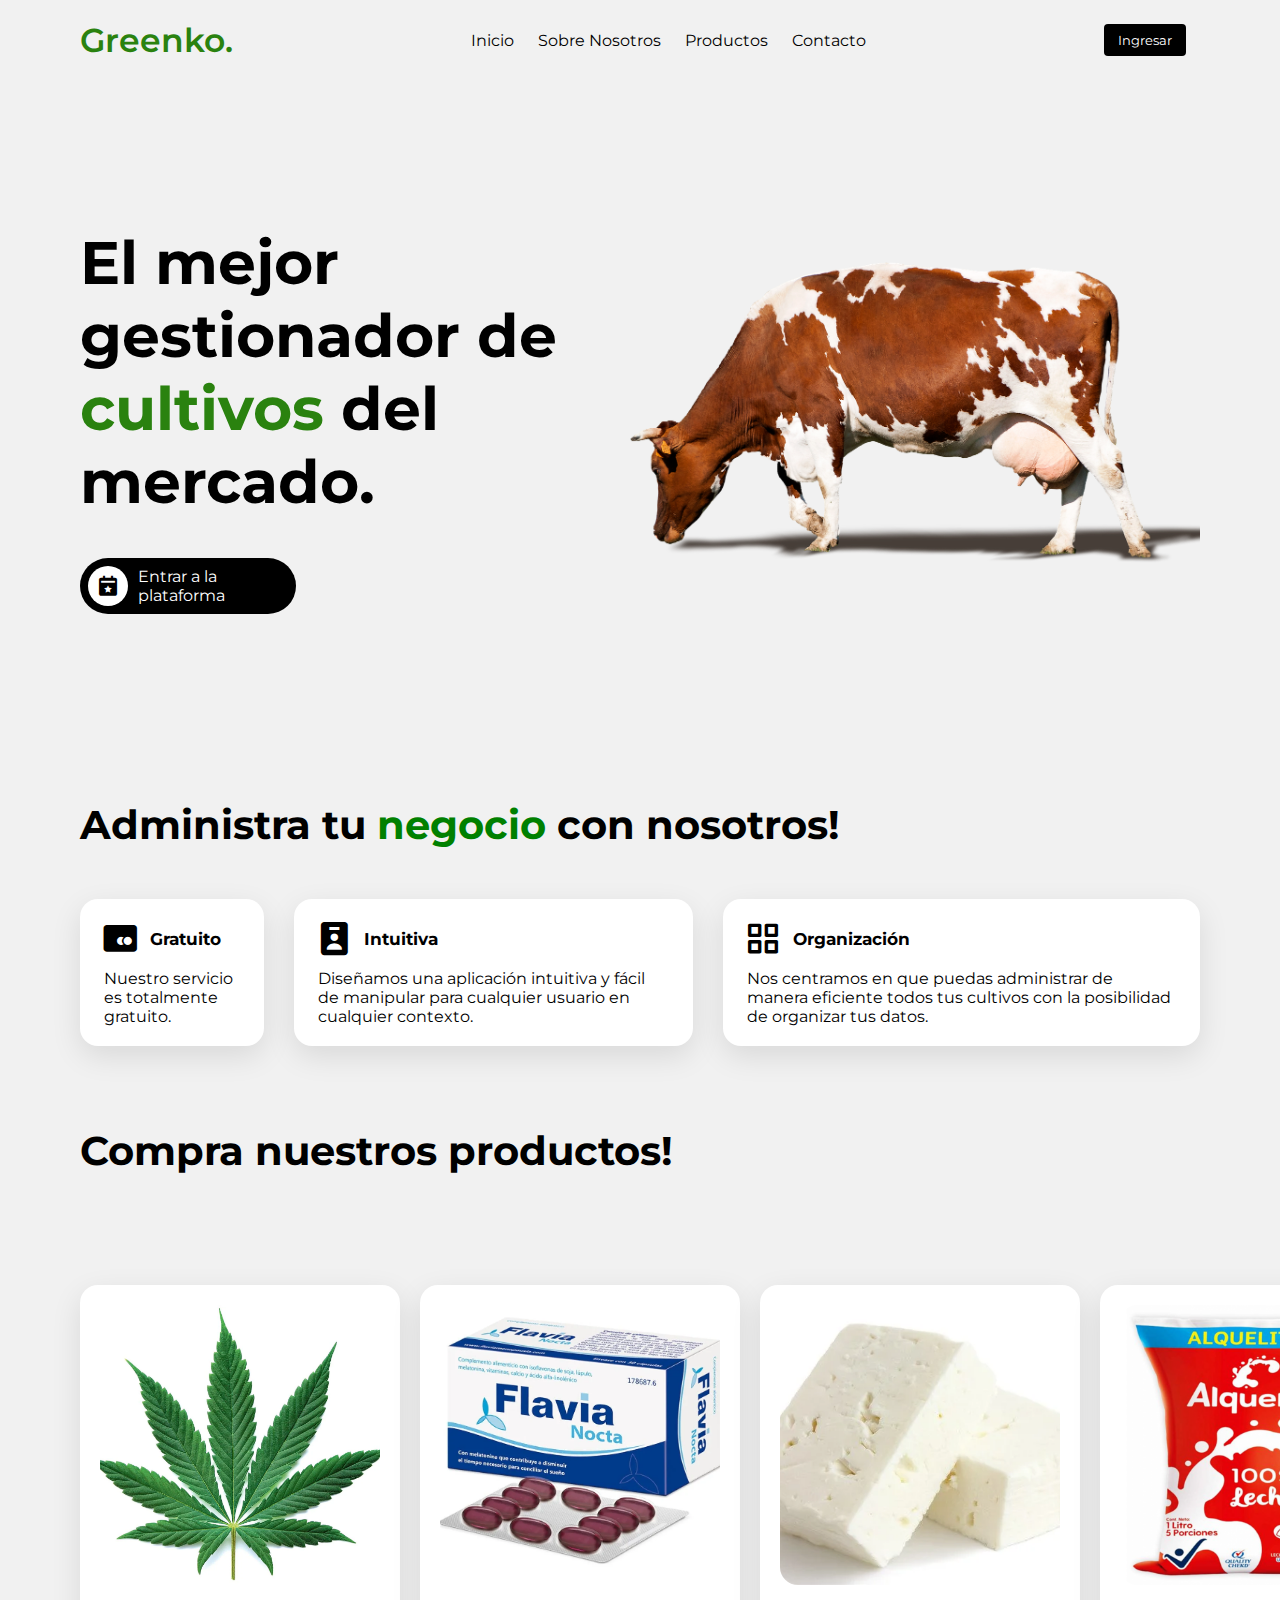
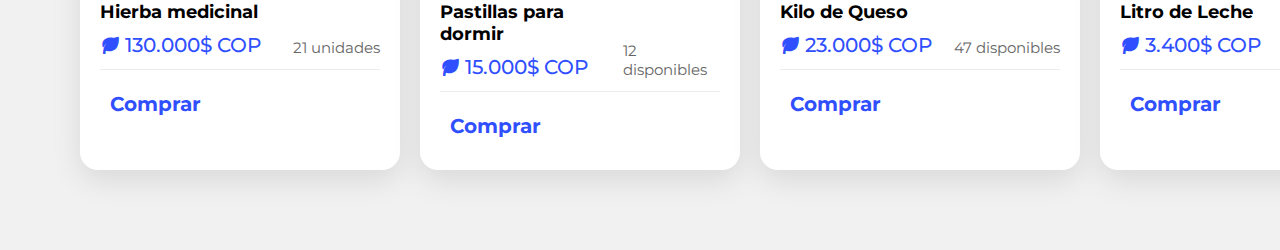
<file: index.html>
<!DOCTYPE html>
<html lang="es">
<head>
    <meta charset="UTF-8">
    <meta name="viewport" content="width=device-width, initial-scale=1.0">
    <link href='https://unpkg.com/boxicons@2.1.4/css/boxicons.min.css' rel='stylesheet'>
    <link rel="stylesheet" href="style.css">
    <title>Greenko</title>
</head>
<body>
    
    <nav>
        <a href="#" class="logo">Greenko.</a>
        <div class="links">
            <a href="#">Inicio</a>
            <a href="admin.html">Sobre Nosotros</a>
            <a href="#">Productos</a>
            <a href="#">Contacto</a>
        </div>
        <div class="login">
            <form> 
                <button id="login-button" type="submit" class="signup">Ingresar</button> 
            </form>
        </div>
    </nav>

    <header>
        <div class="left">
            <h1>El mejor gestionador de <span>cultivos</span> del mercado.</h1>
            <p class="separator"></p>
            <a id="platform-enter-button" href="#">
                <i class="bx bxs-calendar-star"></i>
                <span>Entrar a la plataforma</span>
            </a>
        </div>
        <img src="res/vaca.png">
    </header>

    <h2 class="separator">
        Administra tu <span style="color: green;">negocio</span> con nosotros! 
    </h2>

    <div class="boxes">
        <div class="item">
            <div class="header">
                <i class='bx bxs-credit-card-alt' ></i>
                <h5>Gratuito</h5>
            </div>
            <p>Nuestro servicio es totalmente gratuito.</p>
        </div>
        <div class="item">
            <div class="header">
                <i class='bx bxs-user-badge'></i>
                <h5>Intuitiva</h5>
            </div>
            <p>Diseñamos una aplicación intuitiva y fácil de manipular para cualquier usuario en cualquier contexto.</p>
        </div>
        <div class="item">
            <div class="header">
                <i class='bx bx-grid-alt'></i>
                <h5>Organización</h5>
            </div>
            <p>Nos centramos en que puedas administrar de manera eficiente todos tus cultivos con la posibilidad de organizar tus datos.</p>
        </div>
    </div>

    <h2 class="separator">Compra nuestros productos!</h2>

    <div class="shop">
        <div class="list">
            <div class="item">
                <img src="res/marihuana.png">
                <div class="info">
                    <div>
                        <h5>Hierba medicinal</h5>
                        <div class="btc">
                            <i class='bx bxs-leaf'></i>
                            <p>130.000$ COP</p>
                        </div>
                    </div>
                    <p>21 unidades</p>
                </div>
                <div class="bid">
                    <a href="#">Comprar</a>
                </div>
            </div>

            <div class="item">
                <img src="res/pastillas.png">
                <div class="info">
                    <div>
                        <h5>Pastillas para dormir</h5>
                        <div class="btc">
                            <i class='bx bxs-leaf'></i>
                            <p>15.000$ COP</p>
                        </div>
                    </div>
                    <p>12 disponibles</p>
                </div>
                <div class="bid">
                    <a href="#">Comprar</a>
                </div>
            </div>

            <div class="item">
                <img src="res/queso.png">
                <div class="info">
                    <div>
                        <h5>Kilo de Queso</h5>
                        <div class="btc">
                            <i class='bx bxs-leaf'></i>
                            <p>23.000$ COP</p>
                        </div>
                    </div>
                    <p>47 disponibles</p>
                </div>
                <div class="bid">
                    <a href="#">Comprar</a>
                </div>
            </div>

            <div class="item">
                <img src="res/leche.jpg">
                <div class="info">
                    <div>
                        <h5>Litro de Leche</h5>
                        <div class="btc">
                            <i class='bx bxs-leaf'></i>
                            <p>3.400$ COP</p>
                        </div>
                    </div>
                    <p>1 noche</p>
                </div>
                <div class="bid">
                    <a href="#">Comprar</a>
                </div>
            </div>
           

            </div>
        </div>
    </div>

    <script>
        // Verificar si el usuario ya está logueado
        const loggedInUser = localStorage.getItem('loggedInUser');

        // Obtener el enlace del botón de "Entrar a la plataforma"
        const platformEnterButton = document.getElementById('platform-enter-button');
        
        // Obtener el botón "Ingresar"
        const loginButton = document.getElementById('login-button');

        // Si el usuario está logueado, redirigir al dashboard, si no, al login
        if (loggedInUser) {
            platformEnterButton.href = 'dashboard.html'; // Redirige al dashboard
            loginButton.href = 'dashboard.html'; // Cambia el botón "Ingresar" a "Entrar a la plataforma"
        } else {
            platformEnterButton.href = 'login.html'; // Redirige al login
            loginButton.href = 'login.html'; // Mantiene el botón "Ingresar"
        }
    </script>

</body>
</html>
</file>
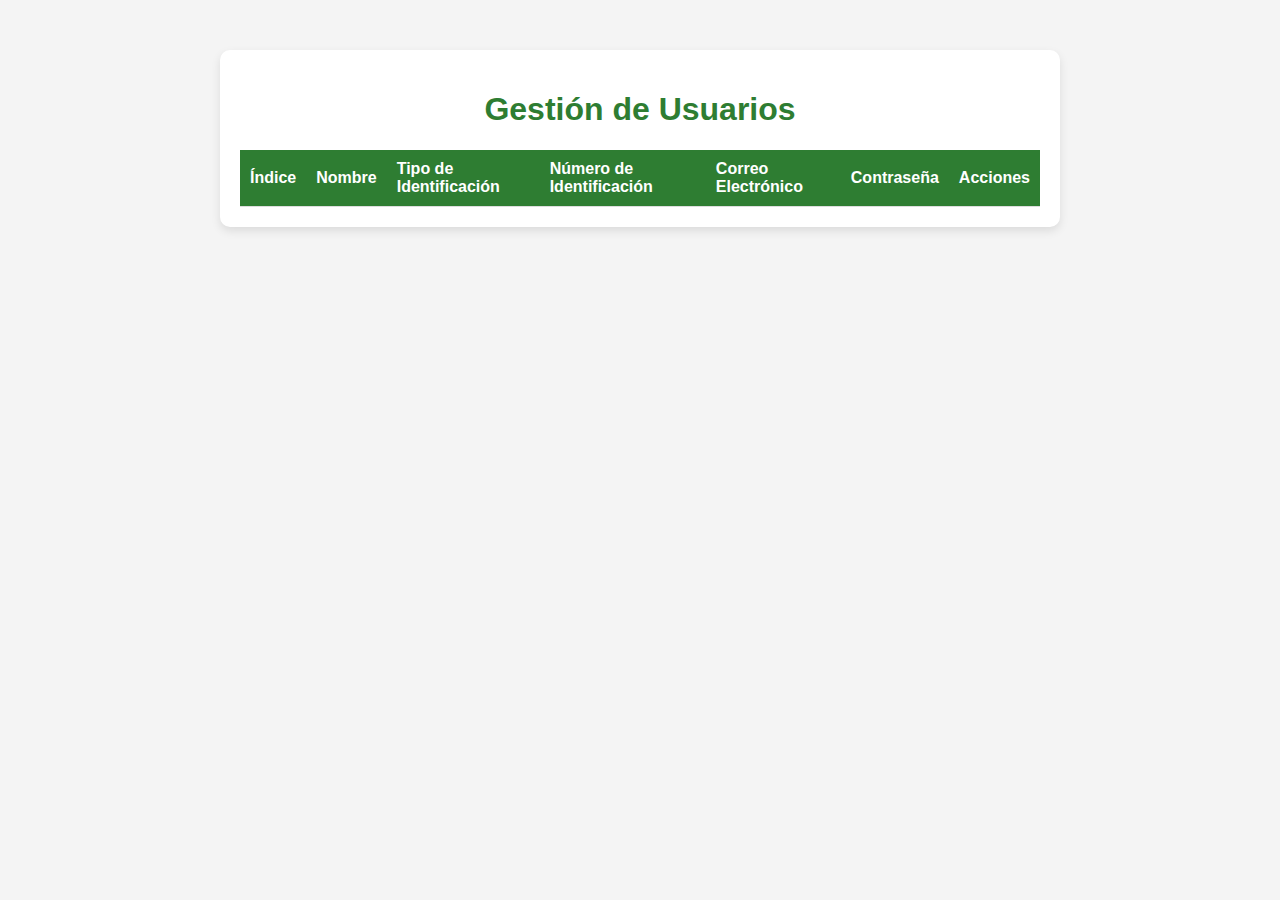
<file: admin.html>
<!DOCTYPE html>
<html lang="es">
<head>
    <meta charset="UTF-8">
    <meta name="viewport" content="width=device-width, initial-scale=1.0">
    <title>Admin - Gestión de Usuarios</title>
    <style>
        body {
            font-family: Arial, sans-serif;
            background-color: #f4f4f4;
            margin: 0;
            padding: 0;
        }
        .container {
            max-width: 800px;
            margin: 50px auto;
            background-color: #fff;
            padding: 20px;
            border-radius: 10px;
            box-shadow: 0 4px 10px rgba(0, 0, 0, 0.1);
        }
        h1 {
            text-align: center;
            color: #2e7d32;
        }
        table {
            width: 100%;
            border-collapse: collapse;
        }
        th, td {
            padding: 10px;
            text-align: left;
            border-bottom: 1px solid #ddd;
        }
        th {
            background-color: #2e7d32;
            color: white;
        }
        .delete-btn {
            background-color: #e53935;
            color: white;
            padding: 5px 10px;
            border: none;
            cursor: pointer;
            border-radius: 5px;
        }
        .delete-btn:hover {
            background-color: #c62828;
        }
    </style>
</head>
<body>
    <div class="container">
        <h1>Gestión de Usuarios</h1>
        <table id="users-table">
            <thead>
                <tr>
                    <th>Índice</th>
                    <th>Nombre</th>
                    <th>Tipo de Identificación</th>
                    <th>Número de Identificación</th>
                    <th>Correo Electrónico</th>
                    <th>Contraseña</th>
                    <th>Acciones</th>
                </tr>
            </thead>
            <tbody>
                <!-- Los usuarios se cargarán aquí -->
            </tbody>
        </table>
    </div>

    <script>
        // Función para cargar los usuarios desde el localStorage
        function loadUsers() {
            const usersTableBody = document.querySelector('#users-table tbody');
            usersTableBody.innerHTML = ''; // Limpiar tabla antes de agregar

            let users = JSON.parse(localStorage.getItem('usuarios')) || [];

            users.forEach((user, index) => {
                const row = document.createElement('tr');

                row.innerHTML = `
                    <td>${index}</td> <!-- Mostrar el índice del usuario -->
                    <td>${user.name}</td>
                    <td>${user.idType}</td>
                    <td>${user.idNumber}</td>
                    <td>${user.email}</td>
                    <td>${user.password}</td> <!-- Mostrar la contraseña -->
                    <td><button class="delete-btn" onclick="deleteUser(${index})">Eliminar</button></td>
                `;
                usersTableBody.appendChild(row);
            });
        }

        // Función para eliminar un usuario
        function deleteUser(index) {
            let users = JSON.parse(localStorage.getItem('usuarios')) || [];
            users.splice(index, 1); // Eliminar el usuario de la lista
            localStorage.setItem('usuarios', JSON.stringify(users)); // Guardar los cambios en el localStorage
            loadUsers(); // Recargar la lista de usuarios
        }

        // Cargar los usuarios cuando la página cargue
        window.onload = loadUsers;
    </script>
</body>

</html>
</file>
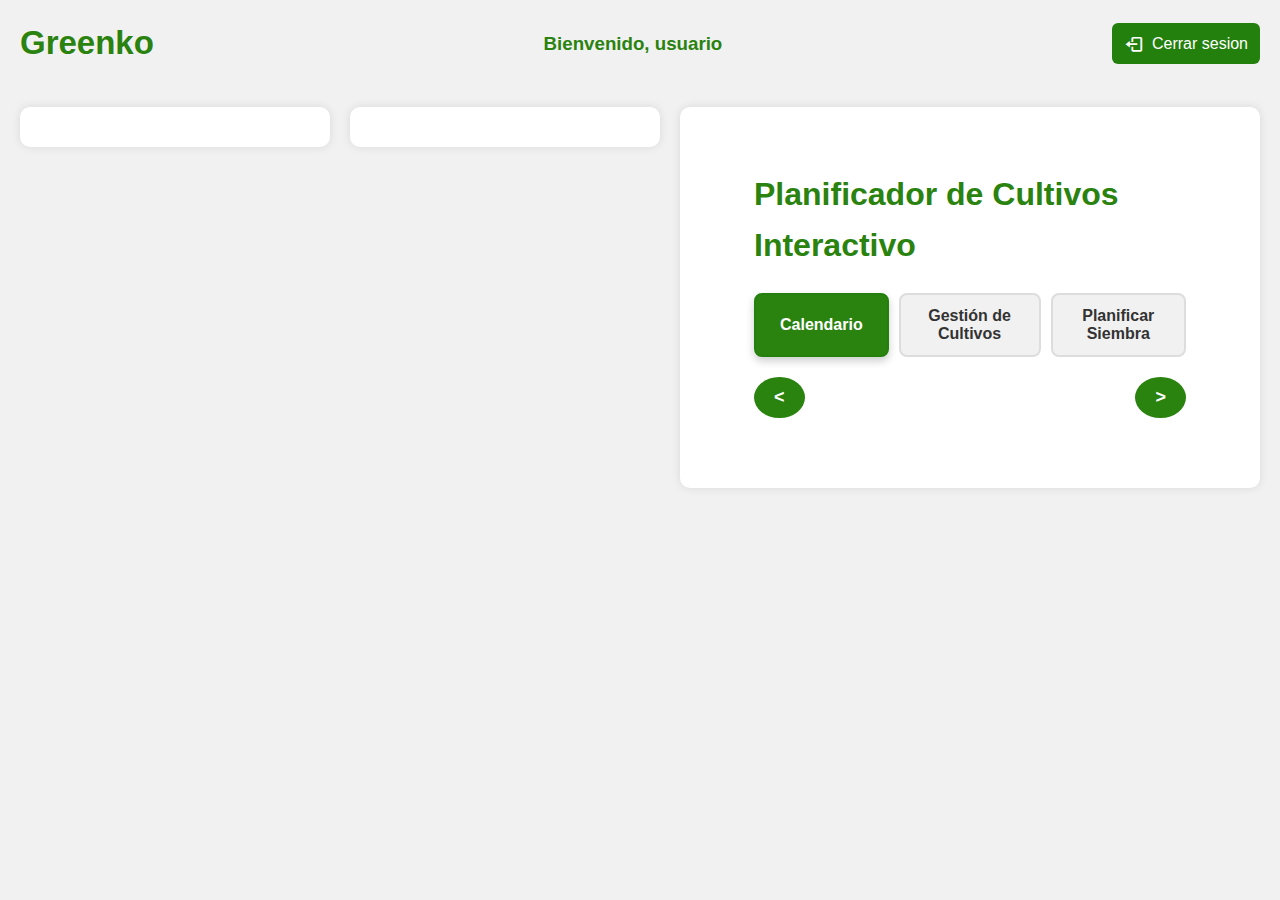
<file: dashboard.html>
<!DOCTYPE html>
<html lang="es">
<head>
    <meta charset="UTF-8">
    <meta name="viewport" content="width=device-width, initial-scale=1.0">
    <title>Planificador de Cultivos Interactivo</title>
    <link rel="stylesheet" href="res/tabla.css"">
    <link href='https://unpkg.com/boxicons@2.1.4/css/boxicons.min.css' rel='stylesheet'>
    <link rel="stylesheet" href="res/styledashboard.css">
    
</head>
<body>

    <header>
        <a href="index.html" class="logo">Greenko</a>
        <h3>Bienvenido, usuario</h3>
        <div class="right">
            <a href="index.html" class="btn-regresar">
                <i class='bx bx-log-out'></i>
                <span>Cerrar sesion</span>
            </a>
        </div>

    </header>
    

    <div class="outer-container">
        <div class="box left-box"></div> <!-- Caja izquierda vacía -->
        
        <div class="box center-box"></div> <!-- Caja del medio vacía -->
    
        <div class="box right-box">
            <div class="container">
                <h1>Planificador de Cultivos Interactivo</h1>
                <div class="tabs">
                    <button class="tab-btn active" data-tab="calendario">Calendario</button>
                    <button class="tab-btn" data-tab="cultivos">Gestión de Cultivos</button>
                    <button class="tab-btn" data-tab="planificar">Planificar Siembra</button>
                </div>
                <div class="tab-content">
                    <div id="calendario" class="tab-pane active">
                        <div id="calendar-container">
                            <div id="calendar-header">
                                <button id="prev-month">&lt;</button>
                                <h2 id="calendar-month-year"></h2>
                                <button id="next-month">&gt;</button>
                            </div>
                            <div id="calendar-body"></div>
                        </div>
                        <div id="event-details"></div>
                    </div>
                    <div id="cultivos" class="tab-pane">
                        <h3>Gestión de Cultivos</h3>
                        <ul id="cultivos-list"></ul>
                        <form id="nuevo-cultivo-form">
                            <input type="text" id="nuevo-cultivo-nombre" placeholder="Nombre del cultivo" required>
                            <button type="submit">Agregar Cultivo</button>
                        </form>
                    </div>
                    <div id="planificar" class="tab-pane">
                        <h3>Planificar Siembra</h3>
                        <form id="planificar-siembra-form">
                            <select id="cultivo-select" required>
                                <option value="">Seleccione un cultivo</option>
                            </select>
                            <input type="number" id="area-siembra" placeholder="Área a sembrar (m²)" required>
                            <input type="date" id="fecha-siembra" required>
                            <input type="file" id="imagen-cultivo" accept="image/*">
                            <button type="submit">Planificar Siembra</button>
                        </form>
                    </div>
                </div>
            </div>
        </div>
    
    </div>
    
    <!-- Modal -->
    <div id="eventModal" class="modal">
        <div class="modal-content">
            <span class="close">&times;</span>
            <h2 id="modalTitle"></h2>
            <div id="modalContent"></div>
        </div>
    </div>
    <script src="res/tabla.js"></script>
</body>
</html>
</file>
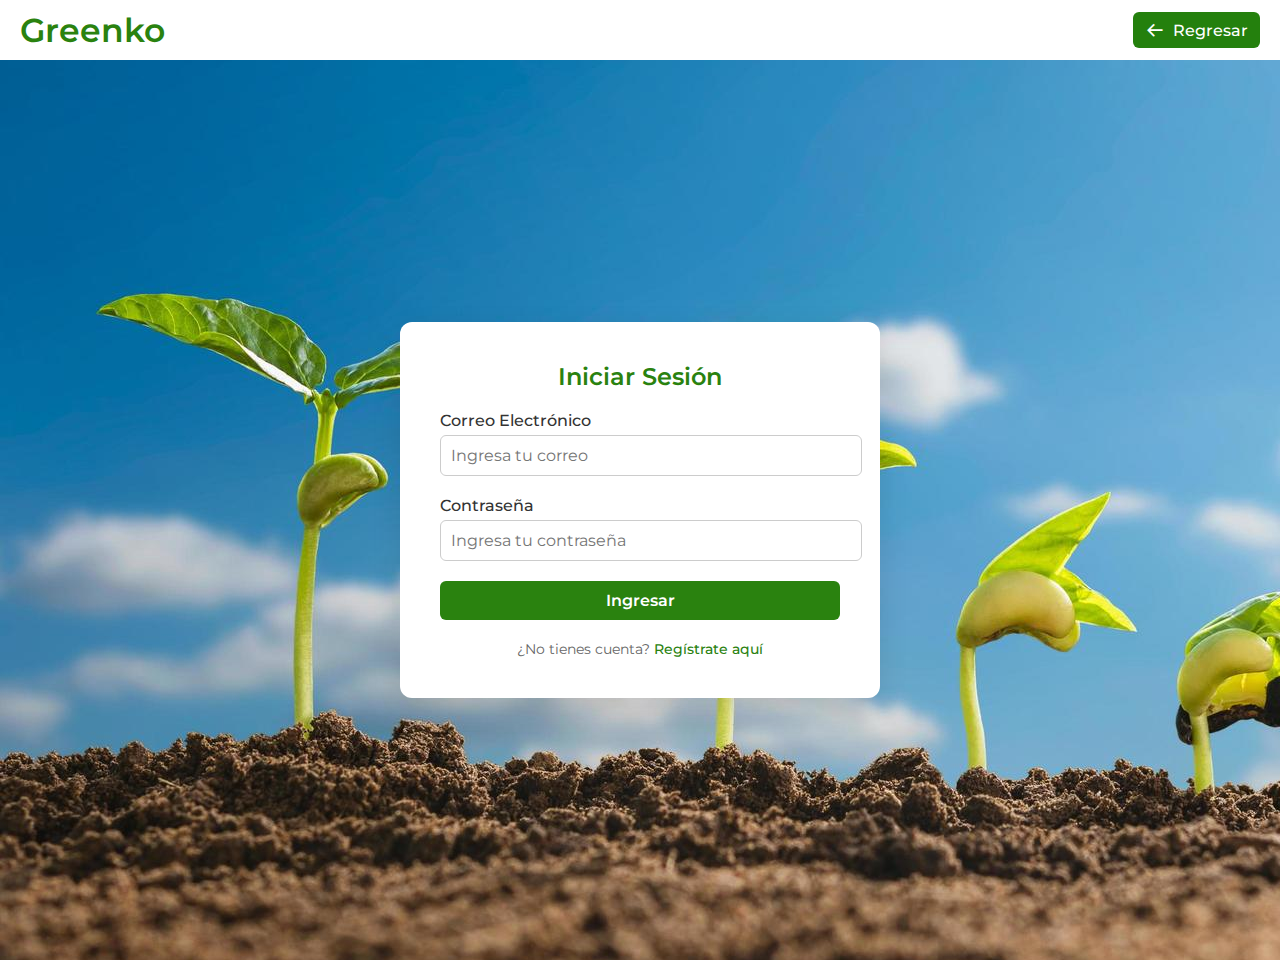
<file: login.html>
<!DOCTYPE html>
<html lang="es">

<head>
    <meta charset="UTF-8">
    <meta name="viewport" content="width=device-width, initial-scale=1.0">
    <link href='https://unpkg.com/boxicons@2.1.4/css/boxicons.min.css' rel='stylesheet'>
    <link rel="stylesheet" href="style1.css">
    <title>Login - Planificador de Cultivos</title>
</head>

<header>
    <a href="index.html" class="logo">Greenko</a>
    
    <div class="right">
        <a href="index.html" class="btn-regresar">
            <i class="bx bx-arrow-back"></i>
            <span>Regresar</span>
        </a>
    </div>

</header>


<body>
    <div class="login-container">
        <div class="login-box">
            <h2 id="form-title">Iniciar Sesión</h2>
            <!-- Formulario de inicio de sesión -->
            <form action="dashboard.html" id="login-form">
                <div class="input-group">
                    <label for="email">Correo Electrónico</label>
                    <input type="email" id="email" placeholder="Ingresa tu correo" required>
                </div>
                <div class="input-group">
                    <label for="password">Contraseña</label>
                    <input type="password" id="password" placeholder="Ingresa tu contraseña" required>
                </div>
                <button type="submit" class="login-btn">Ingresar</button>
            </form>
    
            <!-- Formulario de registro (oculto inicialmente) -->
            <form id="register-form" style="display: none;">
                <div class="input-group">
                    <label for="name">Nombre</label>
                    <input type="text" id="name" placeholder="Ingresa tu nombre" required>
                </div>
                <div class="input-group">
                    <label for="id-type">Tipo de Identificación</label>
                    <select id="id-type" required>
                        <option value="cc">Cédula de Ciudadanía</option>
                        <option value="ti">Tarjeta de Identidad</option>
                    </select>
                </div>
                <div class="input-group">
                    <label for="id-number">Número de Identificación</label>
                    <input type="text" id="id-number" placeholder="Ingresa tu número de identificación" required>
                </div>
                <div class="input-group">
                    <label for="birth-date">Fecha de Nacimiento</label>
                    <input type="date" id="birth-date" required>
                </div>
                <div class="input-group">
                    <label for="phone">Número de Teléfono</label>
                    <input type="tel" id="phone" placeholder="Ingresa tu número de teléfono" required>
                </div>
                <div class="input-group">
                    <label for="register-email">Correo Electrónico</label>
                    <input type="email" id="register-email" placeholder="Ingresa tu correo" required>
                </div>
                <div class="input-group">
                    <label for="register-password">Contraseña</label>
                    <input type="password" id="register-password" placeholder="Crea una contraseña" required>
                </div>
                <button type="submit" class="login-btn">Registrarse</button>
            </form>
            
    
            <!-- Texto para alternar entre formularios -->
            <p class="register-text">
                ¿No tienes cuenta? 
                <a href="#" id="toggle-register">Regístrate aquí</a>
            </p>
            <p class="register-text" style="display: none;" id="toggle-login-text">
                ¿Ya tienes una cuenta? 
                <a href="#" id="toggle-login">Inicia sesión aquí</a>
            </p>
            <script src="res/login.js"></script>
            <script src="js/register.js"></script>
        </div>
    </div>
    
    <div id="confirmation-message" style="display: none; background-color: #4CAF50; color: white; padding: 15px; margin-top: 10px; text-align: center; border-radius: 5px;">
        ¡Registro exitoso! Ahora puedes iniciar sesión.
    </div>

   

</body>

</html>
</file>
<file: style.css>
@import url('https://fonts.googleapis.com/css2?family=Montserrat:wght@300;400;500;700&display=swap');

*{
    margin: 0;
    padding: 0;
    box-sizing: 0;
    font-family: 'Montserrat', sans-serif;
}

a{
    text-decoration: none;
    color: #000;
}

img{
    object-fit: cover;
}

body{
    background-color: #f1f1f1;
}

nav{
    padding: 0 80px;
    display: flex;
    align-items: center;
    justify-content: space-between;
    height: 80px;
}
nav a:hover{
    color: #2a820f;
}

nav a.logo{
    font-size: 33px;
    color: #2a820f;
    font-weight: 600;
}

nav .links a:not(:last-child){
    margin-right: 20px;
}

nav .login button{
    padding: 8px 14px;
    border: none;
    margin-right: 14px;
    cursor: pointer;
    background-color: transparent;
}

nav .login button:hover{
    color: #2a820f;
}

nav .login button.signup{
    background-color: #000;
    color: #fff;
    border-radius: 4px;
}

nav .login button.signup:hover{
    background-color: #202020;
}

header{
    padding: 80px;
    height: calc(100vh - 380px);
    display: flex;
    align-items: center;
    justify-content: space-between;
}

header .left{
    width: 700px;
}

header .left h1{
    font-size: 60px;
}

header .left h1 span{
    color: #2a820f;
}

header .left p{
    margin: 40px 0;
    color: #777;
}

header .left a{
    display: flex;
    align-items: center;
    background: #000;
    width: 200px;
    padding: 8px;
    border-radius: 60px;
}

header .left a:hover{
    background: #070707;
}

header .left a i{
    background-color: #fff;
    font-size: 24px;
    border-radius: 50%;
    padding: 8px;
}

header .left a span{
    color: #fff;
    margin-left: 10px;
}

header img{
    width: 600px;
}

h2.separator{
    padding: 0 80px;
    font-size: 40px;
    margin-top: 40px;
}

.boxes{
    padding: 0 80px;
    margin: 50px 0 80px;
    display: flex;
    justify-content: space-between;
    gap: 30px;
}

.boxes .item,
.shop .list .item{
    padding: 20px;
    background: #fff;
    border-radius: 18px;
    box-shadow: 0 10px 30px rgba(0, 0, 0, 0.1);
    transition: all 0.3s ease;
}

.boxes .item:hover
.shop .list .item:hover
.sellers .item:hover{
    box-shadow: none;
}

.boxes .item .header{
    display: flex;
    align-items: center;
    gap: 10px;
}

.boxes .item .header i{
    font-size: 40px;
}

.boxes .item .header h5{
    font-size: 17px;
}

.boxes .item p{
    margin-top: 10px;
    padding: 0 4px;
}

.shop{
    padding: 0 80px;
    margin-top: 30px;
}

.shop .category{
    display: flex;
    gap: 14px;
}

.category a{
    background-color: #dfdcdc;
    padding: 8px 14px;
    font-size: 15px;
    border-radius: 14px;
    transition: all 0.3s ease;
}

.shop .category a:hover{
    color: #fff;
    background-color: #0f2182;
}

.shop .list{
    padding: 80px 0;
    display: flex;
    justify-content: space-between;
    gap: 20px;
}

.shop .list .item img{
    width: 280px;
    height: 280px;
    border-radius: 18px;
}

.shop .list .item .info{
    display: flex;
    align-items: flex-end;
    justify-content: space-between;
    padding: 12px 0;
    border-bottom: 1px solid #edecec;
}

.shop .list .item .info h5{
    font-size: 18px;
}

.shop .list .item .info .btc{
    margin-top: 10px;
    display: flex;
    align-items: center;
    gap: 5px;
}

.shop .list .item .btc i{
    font-size: 20px;
    font-weight: bold;
    color: #304ffe;
}

.shop .list .item .btc p{
    font-size: 20px;
    font-weight: 500;
    color: #304ffe;
}

.shop .list .item .info > p{
    font-size: 15px;
    color: #666666;
}

.shop .list .item .bid{
    padding: 14px 0 4px;
    display: flex;
    align-items: center;
    justify-content: space-between;
}

.shop .list .item .bid p,
.shop .list .item .bid a{
    background-color: #edecec;
    padding: 8px 10px;
    font-size: 13px;
    border-radius: 10px;
}

.shop .list .item .bid a{
    font-size: 20px;
    color: #304ffe;
    background: transparent;
    font-weight: bold;
    transition: all 0.3s ease;
}

.shop .list .item .bid a:hover{
    color: #fff;
    background-color: #000;
}
</file>
<file: res/tabla.css>
/* General */
body {
    font-family: 'Montserrat', sans-serif; /* Consistencia con login.html */
    line-height: 1.6;
    margin: 0;
    padding: 0;
    background-color: #f1f1f1; /* Similar a login.html */
}

.container {
    width: 80%;
    margin: auto;
    overflow: hidden;
    padding: 20px;
    background-color: #fff;
    /* box-shadow: 0 0 10px rgba(0, 0, 0, 0.1); */
    border-radius: 12px; /* Bordes redondeados como en login.html */
}

/* Tipografía */
h1, h2, h3 {
    color: #2a820f; /* Verde como en los botones de login.html */
    font-weight: 600;
}

/* Tabs */
.tabs {
    display: flex;
    justify-content: center;
    gap: 10px;
    margin-bottom: 20px;
}

.tab-btn {
    padding: 12px 24px; /* Más espaciado para mejor clicabilidad */
    background-color: #f1f1f1; /* Fondo claro para mayor contraste */
    border: 2px solid #ddd; /* Borde que define los botones */
    color: #333; /* Texto oscuro en botones inactivos */
    border-radius: 8px;
    font-size: 16px; /* Texto más grande */
    font-weight: 600;
    cursor: pointer;
    transition: all 0.3s ease;
}

.tab-btn.active {
    background-color: #2a820f; /* Verde oscuro */
    color: #fff; /* Texto blanco para contraste */
    border-color: #24800d; /* Borde que combina */
    box-shadow: 0 4px 8px rgba(0, 0, 0, 0.2); /* Sombra ligera */
}

.tab-btn:hover {
    background-color: #d9ead3; /* Verde suave para hover */
    color: #2a820f;
    border-color: #b6d7a8;
}


.tab-pane {
    display: none;
}

.tab-pane.active {
    display: block;
}

/* Calendario */
#calendar-container {
    width: 100%;
    margin-bottom: 20px;
}

#calendar-header {
    display: flex;
    justify-content: space-between;
    align-items: center;
    margin-bottom: 10px;
}

#calendar-body {
    display: grid;
    grid-template-columns: repeat(7, 1fr);
    gap: 5px;
}

#calendar-header button {
    padding: 10px 20px; /* Aumentar tamaño del botón */
    font-size: 18px; /* Texto más grande */
    background-color: #2a820f; /* Verde oscuro */
    color: white; /* Contraste de texto */
    border: none; /* Sin bordes */
    border-radius: 50%; /* Botón redondeado */
    cursor: pointer; /* Cambiar a puntero */
    transition: all 0.3s ease;
}

#calendar-header button:hover {
    background-color: #24800d; /* Color más oscuro en hover */
    box-shadow: 0 4px 8px rgba(0, 0, 0, 0.2); /* Sombra ligera */
}


.calendar-day {
    padding: 10px;
    text-align: center;
    background-color: #fff;
    border: 1px solid #ddd;
    border-radius: 6px; /* Redondeado */
    cursor: pointer;
    transition: background-color 0.3s ease, box-shadow 0.3s ease;
}

.calendar-day:hover {
    background-color: #e9f5e9; /* Ligero verde */
    box-shadow: 0 0 5px rgba(42, 130, 15, 0.3);
}

.calendar-day.has-event {
    background-color: #ffd700;
}

/* Formularios */
form {
    display: flex;
    flex-direction: column;
    gap: 10px;
    margin-bottom: 20px;
}

input, select, button {
    padding: 10px;
    font-size: 16px;
    border: 1px solid #ccc;
    border-radius: 6px;
}

input:focus, select:focus {
    border-color: #2a820f;
    outline: none;
    box-shadow: 0 0 5px rgba(42, 130, 15, 0.3);
}

button {
    background-color: #2a820f;
    color: #fff;
    border: none;
    cursor: pointer;
    font-weight: 600;
    transition: background-color 0.3s ease;
    padding: 10px 0;
    border-radius: 6px;
}

button:hover {
    background-color: #24800d;
}

/* Lista de cultivos */
#cultivos-list {
    list-style-type: none;
    padding: 0;
}

#cultivos-list li {
    background-color: #fff;
    margin-bottom: 5px;
    padding: 10px;
    display: flex;
    justify-content: space-between;
    align-items: center;
    border: 1px solid #ddd;
    border-radius: 6px;
}

#cultivos-list button {
    margin-left: 10px;
    padding: 5px 10px;
    font-size: 14px;
    border-radius: 6px;
    border: none;
    cursor: pointer;
}

.seleccionar-btn {
    background-color: #4CAF50;
    color: #fff;
}

.seleccionar-btn:hover {
    background-color: #45a049;
}

.eliminar-btn {
    background-color: #f44336;
    color: #fff;
}

.eliminar-btn:hover {
    background-color: #e63929;
}

/* Modal */
.modal {
    display: none;
    position: fixed;
    z-index: 1;
    left: 0;
    top: 0;
    width: 100%;
    height: 100%;
    overflow: auto;
    background-color: rgba(0, 0, 0, 0.4);
}

.modal-content {
    background-color: #fff;
    margin: 15% auto;
    padding: 20px;
    border: 1px solid #ddd;
    border-radius: 12px; /* Redondeado */
    width: 80%;
    max-width: 500px;
    box-shadow: 0 0 10px rgba(0, 0, 0, 0.1);
}

.close {
    color: #aaa;
    float: right;
    font-size: 28px;
    font-weight: bold;
    cursor: pointer;
}

.close:hover,
.close:focus {
    color: #000;
    text-decoration: none;
    cursor: pointer;
}

/* Logo */
.logo {
    font-size: 33px;
    color: #2a820f;
    font-weight: 600;
    text-decoration: none;
}

header {
    display: flex; 
    justify-content: space-between; 
    align-items: center;
    padding: 10px 20px;
}

.right {
    display: flex; 
    justify-content: flex-end; 
    align-items: center; 
}


.btn-regresar {
    display: flex;
    align-items: center;
    text-decoration: none;
    color: #fff;
    font-size: 16px;
    font-weight: 500;
    padding: 8px 12px;
    border-radius: 6px;
    background-color: #24800d;
    transition: background-color 0.3s ease;
}

.btn-regresar i {
    font-size: 20px;
    margin-right: 8px;
}

.btn-regresar:hover {
    background-color: #1f700b;
}
</file>
<file: res/styledashboard.css>
/* Contenedor principal */
.outer-container {
    display: flex;
    justify-content: space-between; /* Espacio entre las cajas */
    align-items: flex-start; /* Alinear las cajas a la parte superior */
    gap: 20px; /* Espacio entre las cajas */
    padding: 20px;
    background-color: transparent; /* Aseguramos que no haya fondo */
}

/* Estilo para las cajas */
.box {
    background-color: #fff; /* Fondo blanco */
    padding: 20px;
    border-radius: 10px; /* Bordes redondeados */
    box-shadow: 0 0 10px rgba(0, 0, 0, 0.1); /* Sombra ligera */
    flex: 1; /* Las cajas ocupan el mismo espacio */
}

/* Caja central (donde va el contenido del Planificador de Cultivos) */
.right-box {
    flex: 2; /* Caja a la derecha es más ancha */
}

/* De momento, dejaremos las otras dos cajas vacías con estilo para que puedas ver cómo se distribuyen */
.left-box, .center-box {
    flex: 1; /* Las cajas vacías ocupan el mismo espacio */
}

.modal {
    display: none; /* El modal está oculto inicialmente */
    position: fixed;
    z-index: 1;
    left: 0;
    top: 0;
    width: 100%;
    height: 100%;
    background-color: rgba(0, 0, 0, 0.5); /* Fondo oscuro */
}

.modal-content {
    background-color: #fff;
    margin: 15% auto;
    padding: 20px;
    width: 80%;
    max-width: 500px;
}

.close {
    color: #aaa;
    float: right;
    font-size: 28px;
    font-weight: bold;
    cursor: pointer;
}

.close:hover,
.close:focus {
    color: black;
    text-decoration: none;
    cursor: pointer;
}
</file>
<file: style1.css>
@import url('https://fonts.googleapis.com/css2?family=Montserrat:wght@300;400;500;700&display=swap');

*{
    margin: 0;
    padding: 0;
    box-sizing: 0;
    font-family: 'Montserrat', sans-serif;
}



/* Estilos del Login */
.login-container {
    background-image: url('res/background.jpg');
    display: flex;
    align-items: center;
    justify-content: center;
    height: 100vh;
    background-color: #f1f1f1;
}

.login-box {
    width: 400px;
    padding: 40px;
    background: #fff;
    border-radius: 12px;
    box-shadow: 0 10px 30px rgba(0, 0, 0, 0.1);
    text-align: center;
}

.login-box h2 {
    margin-bottom: 20px;
    color: #2a820f;
    font-weight: 600;
}

.login-box form {
    display: flex;
    flex-direction: column;
}

.input-group {
    margin-bottom: 20px;
    text-align: left;
}

.input-group2 {
    margin-bottom: 20px;
    text-align: center;
    display: flex;
    align-items: center;
    flex-direction: row;
}

.input-group label {
    display: block;
    margin-bottom: 5px;
    font-weight: 500;
    color: #333;
}

.input-group input {
    width: 100%;
    padding: 10px;
    border: 1px solid #ccc;
    border-radius: 6px;
    font-size: 16px;
}

.input-group input:focus {
    border-color: #2a820f;
    outline: none;
    box-shadow: 0 0 5px rgba(42, 130, 15, 0.3);
}

.login-btn {
    background-color: #2a820f;
    color: #fff;
    padding: 10px 0;
    border: none;
    border-radius: 6px;
    cursor: pointer;
    font-size: 16px;
    font-weight: 600;
    transition: all 0.3s ease;
}

.login-btn:hover {
    background-color: #24800d;
}

.register-text {
    margin-top: 20px;
    font-size: 14px;
    color: #666;
}

.register-text a {
    color: #2a820f;
    text-decoration: none;
    font-weight: 500;
}

.register-text a:hover {
    text-decoration: underline;
}



.input-group select {
    width: 100%;
    padding: 10px;
    border: 1px solid #ccc;
    border-radius: 6px;
    font-size: 16px;
    background-color: #fff;
}

.input-group select:focus {
    border-color: #2a820f;
    outline: none;
    box-shadow: 0 0 5px rgba(42, 130, 15, 0.3);
}



.logo{
    font-size: 33px;
    color: #2a820f;
    font-weight: 600;
    text-decoration: none;
}


header {
    display: flex; 
    justify-content: space-between; 
    align-items: center;
    padding: 10px 20px;
}

.right {
    display: flex; 
    justify-content: flex-end; 
    align-items: center; 
}


.btn-regresar {
    display: flex;
    align-items: center;
    text-decoration: none;
    color: #fff;
    font-size: 16px;
    font-weight: 500;
    padding: 8px 12px;
    border-radius: 6px;
    background-color: #24800d;
    transition: background-color 0.3s ease;
}

.btn-regresar i {
    font-size: 20px;
    margin-right: 8px;
}

.btn-regresar:hover {
    background-color: #1f700b;
}
</file>
